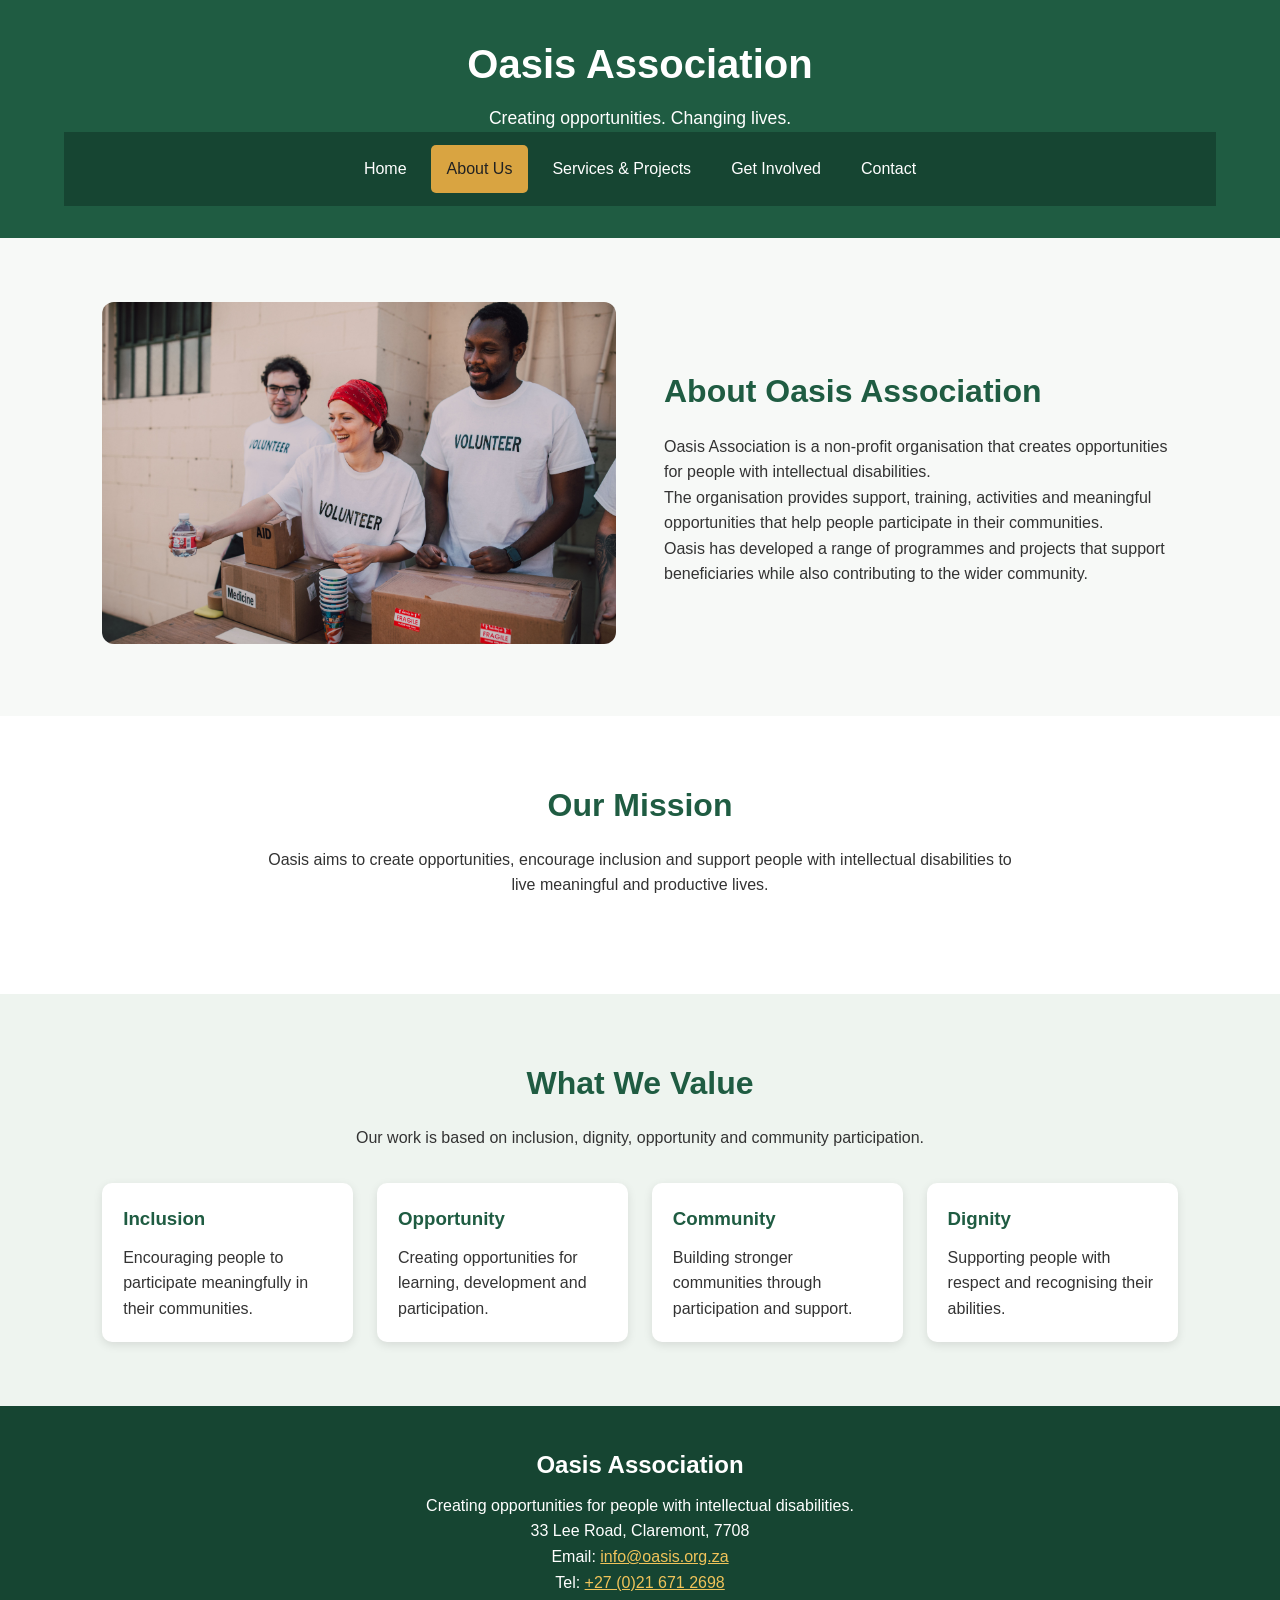
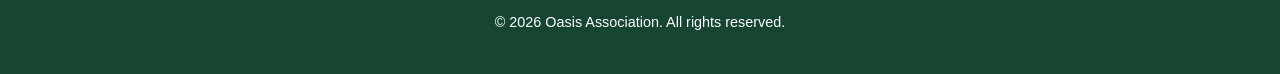
<file: about.html>
<!DOCTYPE html>
<html lang="en">

<head>
    <meta charset="UTF-8">
        <meta name="viewport" content="width=device-width, initial-scale=1.0">
<meta name="description" content="Learn about Oasis Association and its mission to create opportunities and support people with intellectual disabilities.">
<meta name="keywords" content="About Oasis Association, mission, intellectual disabilities, community support, inclusion">
<meta name="author" content="Oasis Association">
            <title>About Us | Oasis Association</title>

                <link rel="stylesheet" href="css/style.css">
                </head>

                <body>

                    <header>

                            <div class="header-content">
                                        <h1>Oasis Association</h1>
                                                    <p>Creating opportunities. Changing lives.</p>
                                                            </div>

                                                                    <nav>
                                                                                <a href="index.html">Home</a>
                                                                                            <a href="about.html" class="active">About Us</a>
                                                                                                        <a href="services.html">Services &amp; Projects</a>
                                                                                                                    <a href="enquiry.html">Get Involved</a>
                                                                                                                                <a href="contact.html">Contact</a>
                                                                                                                                        </nav>

                                                                                                                                            </header>


                                                                                                                                                <main>

                                                                                                                                                        <section class="welcome">

                                                                                                                                                                    <div class="section-image">
                                                                                                                                                                                    <img
                                                                                                                                                                                                        src="images/about.jpg"
                                                                                                                                                                                                                            alt="Oasis Association community activities">
                                                                                                                                                                                                                                        </div>

                                                                                                                                                                                                                                                    <div class="section-text">

                                                                                                                                                                                                                                                                    <h2>About Oasis Association</h2>

                                                                                                                                                                                                                                                                                    <p>
                                                                                                                                                                                                                                                                                                        Oasis Association is a non-profit organisation that
                                                                                                                                                                                                                                                                                                                            creates opportunities for people with intellectual
                                                                                                                                                                                                                                                                                                                                                disabilities.
                                                                                                                                                                                                                                                                                                                                                                </p>

                                                                                                                                                                                                                                                                                                                                                                                <p>
                                                                                                                                                                                                                                                                                                                                                                                                    The organisation provides support, training,
                                                                                                                                                                                                                                                                                                                                                                                                                        activities and meaningful opportunities that help
                                                                                                                                                                                                                                                                                                                                                                                                                                            people participate in their communities.
                                                                                                                                                                                                                                                                                                                                                                                                                                                            </p>

                                                                                                                                                                                                                                                                                                                                                                                                                                                                            <p>
                                                                                                                                                                                                                                                                                                                                                                                                                                                                                                Oasis has developed a range of programmes and
                                                                                                                                                                                                                                                                                                                                                                                                                                                                                                                    projects that support beneficiaries while also
                                                                                                                                                                                                                                                                                                                                                                                                                                                                                                                                        contributing to the wider community.
                                                                                                                                                                                                                                                                                                                                                                                                                                                                                                                                                        </p>

                                                                                                                                                                                                                                                                                                                                                                                                                                                                                                                                                                    </div>

                                                                                                                                                                                                                                                                                                                                                                                                                                                                                                                                                                            </section>


                                                                                                                                                                                                                                                                                                                                                                                                                                                                                                                                                                                    <section class="impact-section">

                                                                                                                                                                                                                                                                                                                                                                                                                                                                                                                                                                                                <div class="section-heading">

                                                                                                                                                                                                                                                                                                                                                                                                                                                                                                                                                                                                                <h2>Our Mission</h2>

                                                                                                                                                                                                                                                                                                                                                                                                                                                                                                                                                                                                                                <p>
                                                                                                                                                                                                                                                                                                                                                                                                                                                                                                                                                                                                                                                    Oasis aims to create opportunities, encourage
                                                                                                                                                                                                                                                                                                                                                                                                                                                                                                                                                                                                                                                                        inclusion and support people with intellectual
                                                                                                                                                                                                                                                                                                                                                                                                                                                                                                                                                                                                                                                                                            disabilities to live meaningful and productive
                                                                                                                                                                                                                                                                                                                                                                                                                                                                                                                                                                                                                                                                                                                lives.
                                                                                                                                                                                                                                                                                                                                                                                                                                                                                                                                                                                                                                                                                                                                </p>

                                                                                                                                                                                                                                                                                                                                                                                                                                                                                                                                                                                                                                                                                                                                            </div>

                                                                                                                                                                                                                                                                                                                                                                                                                                                                                                                                                                                                                                                                                                                                                    </section>


                                                                                                                                                                                                                                                                                                                                                                                                                                                                                                                                                                                                                                                                                                                                                            <section class="services-section">

                                                                                                                                                                                                                                                                                                                                                                                                                                                                                                                                                                                                                                                                                                                                                                        <div class="section-heading">

                                                                                                                                                                                                                                                                                                                                                                                                                                                                                                                                                                                                                                                                                                                                                                                        <h2>What We Value</h2>

                                                                                                                                                                                                                                                                                                                                                                                                                                                                                                                                                                                                                                                                                                                                                                                                        <p>
                                                                                                                                                                                                                                                                                                                                                                                                                                                                                                                                                                                                                                                                                                                                                                                                                            Our work is based on inclusion, dignity,
                                                                                                                                                                                                                                                                                                                                                                                                                                                                                                                                                                                                                                                                                                                                                                                                                                                opportunity and community participation.
                                                                                                                                                                                                                                                                                                                                                                                                                                                                                                                                                                                                                                                                                                                                                                                                                                                                </p>

                                                                                                                                                                                                                                                                                                                                                                                                                                                                                                                                                                                                                                                                                                                                                                                                                                                                            </div>


                                                                                                                                                                                                                                                                                                                                                                                                                                                                                                                                                                                                                                                                                                                                                                                                                                                                                        <div class="services-grid">

                                                                                                                                                                                                                                                                                                                                                                                                                                                                                                                                                                                                                                                                                                                                                                                                                                                                                                        <article class="service-card">

                                                                                                                                                                                                                                                                                                                                                                                                                                                                                                                                                                                                                                                                                                                                                                                                                                                                                                                            <div class="card-content">

                                                                                                                                                                                                                                                                                                                                                                                                                                                                                                                                                                                                                                                                                                                                                                                                                                                                                                                                                    <h3>Inclusion</h3>

                                                                                                                                                                                                                                                                                                                                                                                                                                                                                                                                                                                                                                                                                                                                                                                                                                                                                                                                                                            <p>
                                                                                                                                                                                                                                                                                                                                                                                                                                                                                                                                                                                                                                                                                                                                                                                                                                                                                                                                                                                                        Encouraging people to participate
                                                                                                                                                                                                                                                                                                                                                                                                                                                                                                                                                                                                                                                                                                                                                                                                                                                                                                                                                                                                                                    meaningfully in their communities.
                                                                                                                                                                                                                                                                                                                                                                                                                                                                                                                                                                                                                                                                                                                                                                                                                                                                                                                                                                                                                                                            </p>

                                                                                                                                                                                                                                                                                                                                                                                                                                                                                                                                                                                                                                                                                                                                                                                                                                                                                                                                                                                                                                                                                </div>

                                                                                                                                                                                                                                                                                                                                                                                                                                                                                                                                                                                                                                                                                                                                                                                                                                                                                                                                                                                                                                                                                                </article>


                                                                                                                                                                                                                                                                                                                                                                                                                                                                                                                                                                                                                                                                                                                                                                                                                                                                                                                                                                                                                                                                                                                <article class="service-card">

                                                                                                                                                                                                                                                                                                                                                                                                                                                                                                                                                                                                                                                                                                                                                                                                                                                                                                                                                                                                                                                                                                                                    <div class="card-content">

                                                                                                                                                                                                                                                                                                                                                                                                                                                                                                                                                                                                                                                                                                                                                                                                                                                                                                                                                                                                                                                                                                                                                            <h3>Opportunity</h3>

                                                                                                                                                                                                                                                                                                                                                                                                                                                                                                                                                                                                                                                                                                                                                                                                                                                                                                                                                                                                                                                                                                                                                                                    <p>
                                                                                                                                                                                                                                                                                                                                                                                                                                                                                                                                                                                                                                                                                                                                                                                                                                                                                                                                                                                                                                                                                                                                                                                                                Creating opportunities for learning,
                                                                                                                                                                                                                                                                                                                                                                                                                                                                                                                                                                                                                                                                                                                                                                                                                                                                                                                                                                                                                                                                                                                                                                                                                                            development and participation.
                                                                                                                                                                                                                                                                                                                                                                                                                                                                                                                                                                                                                                                                                                                                                                                                                                                                                                                                                                                                                                                                                                                                                                                                                                                                    </p>

                                                                                                                                                                                                                                                                                                                                                                                                                                                                                                                                                                                                                                                                                                                                                                                                                                                                                                                                                                                                                                                                                                                                                                                                                                                                                        </div>

                                                                                                                                                                                                                                                                                                                                                                                                                                                                                                                                                                                                                                                                                                                                                                                                                                                                                                                                                                                                                                                                                                                                                                                                                                                                                                        </article>


                                                                                                                                                                                                                                                                                                                                                                                                                                                                                                                                                                                                                                                                                                                                                                                                                                                                                                                                                                                                                                                                                                                                                                                                                                                                                                                        <article class="service-card">

                                                                                                                                                                                                                                                                                                                                                                                                                                                                                                                                                                                                                                                                                                                                                                                                                                                                                                                                                                                                                                                                                                                                                                                                                                                                                                                                            <div class="card-content">

                                                                                                                                                                                                                                                                                                                                                                                                                                                                                                                                                                                                                                                                                                                                                                                                                                                                                                                                                                                                                                                                                                                                                                                                                                                                                                                                                                    <h3>Community</h3>

                                                                                                                                                                                                                                                                                                                                                                                                                                                                                                                                                                                                                                                                                                                                                                                                                                                                                                                                                                                                                                                                                                                                                                                                                                                                                                                                                                                            <p>
                                                                                                                                                                                                                                                                                                                                                                                                                                                                                                                                                                                                                                                                                                                                                                                                                                                                                                                                                                                                                                                                                                                                                                                                                                                                                                                                                                                                                        Building stronger communities through
                                                                                                                                                                                                                                                                                                                                                                                                                                                                                                                                                                                                                                                                                                                                                                                                                                                                                                                                                                                                                                                                                                                                                                                                                                                                                                                                                                                                                                                    participation and support.
                                                                                                                                                                                                                                                                                                                                                                                                                                                                                                                                                                                                                                                                                                                                                                                                                                                                                                                                                                                                                                                                                                                                                                                                                                                                                                                                                                                                                                                                            </p>

                                                                                                                                                                                                                                                                                                                                                                                                                                                                                                                                                                                                                                                                                                                                                                                                                                                                                                                                                                                                                                                                                                                                                                                                                                                                                                                                                                                                                                                                                                </div>

                                                                                                                                                                                                                                                                                                                                                                                                                                                                                                                                                                                                                                                                                                                                                                                                                                                                                                                                                                                                                                                                                                                                                                                                                                                                                                                                                                                                                                                                                                                </article>


                                                                                                                                                                                                                                                                                                                                                                                                                                                                                                                                                                                                                                                                                                                                                                                                                                                                                                                                                                                                                                                                                                                                                                                                                                                                                                                                                                                                                                                                                                                                <article class="service-card">

                                                                                                                                                                                                                                                                                                                                                                                                                                                                                                                                                                                                                                                                                                                                                                                                                                                                                                                                                                                                                                                                                                                                                                                                                                                                                                                                                                                                                                                                                                                                                    <div class="card-content">

                                                                                                                                                                                                                                                                                                                                                                                                                                                                                                                                                                                                                                                                                                                                                                                                                                                                                                                                                                                                                                                                                                                                                                                                                                                                                                                                                                                                                                                                                                                                                                            <h3>Dignity</h3>

                                                                                                                                                                                                                                                                                                                                                                                                                                                                                                                                                                                                                                                                                                                                                                                                                                                                                                                                                                                                                                                                                                                                                                                                                                                                                                                                                                                                                                                                                                                                                                                                    <p>
                                                                                                                                                                                                                                                                                                                                                                                                                                                                                                                                                                                                                                                                                                                                                                                                                                                                                                                                                                                                                                                                                                                                                                                                                                                                                                                                                                                                                                                                                                                                                                                                                                Supporting people with respect and
                                                                                                                                                                                                                                                                                                                                                                                                                                                                                                                                                                                                                                                                                                                                                                                                                                                                                                                                                                                                                                                                                                                                                                                                                                                                                                                                                                                                                                                                                                                                                                                                                                                            recognising their abilities.
                                                                                                                                                                                                                                                                                                                                                                                                                                                                                                                                                                                                                                                                                                                                                                                                                                                                                                                                                                                                                                                                                                                                                                                                                                                                                                                                                                                                                                                                                                                                                                                                                                                                                    </p>

                                                                                                                                                                                                                                                                                                                                                                                                                                                                                                                                                                                                                                                                                                                                                                                                                                                                                                                                                                                                                                                                                                                                                                                                                                                                                                                                                                                                                                                                                                                                                                                                                                                                                                        </div>

                                                                                                                                                                                                                                                                                                                                                                                                                                                                                                                                                                                                                                                                                                                                                                                                                                                                                                                                                                                                                                                                                                                                                                                                                                                                                                                                                                                                                                                                                                                                                                                                                                                                                                                        </article>

                                                                                                                                                                                                                                                                                                                                                                                                                                                                                                                                                                                                                                                                                                                                                                                                                                                                                                                                                                                                                                                                                                                                                                                                                                                                                                                                                                                                                                                                                                                                                                                                                                                                                                                                    </div>

                                                                                                                                                                                                                                                                                                                                                                                                                                                                                                                                                                                                                                                                                                                                                                                                                                                                                                                                                                                                                                                                                                                                                                                                                                                                                                                                                                                                                                                                                                                                                                                                                                                                                                                                            </section>

                                                                                                                                                                                                                                                                                                                                                                                                                                                                                                                                                                                                                                                                                                                                                                                                                                                                                                                                                                                                                                                                                                                                                                                                                                                                                                                                                                                                                                                                                                                                                                                                                                                                                                                                                </main>


                                                                                                                                                                                                                                                                                                                                                                                                                                                                                                                                                                                                                                                                                                                                                                                                                                                                                                                                                                                                                                                                                                                                                                                                                                                                                                                                                                                                                                                                                                                                                                                                                                                                                                                                                    <footer>

                                                                                                                                                                                                                                                                                                                                                                                                                                                                                                                                                                                                                                                                                                                                                                                                                                                                                                                                                                                                                                                                                                                                                                                                                                                                                                                                                                                                                                                                                                                                                                                                                                                                                                                                                            <h3>Oasis Association</h3>

                                                                                                                                                                                                                                                                                                                                                                                                                                                                                                                                                                                                                                                                                                                                                                                                                                                                                                                                                                                                                                                                                                                                                                                                                                                                                                                                                                                                                                                                                                                                                                                                                                                                                                                                                                    <p>Creating opportunities for people with intellectual disabilities.</p>

                                                                                                                                                                                                                                                                                                                                                                                                                                                                                                                                                                                                                                                                                                                                                                                                                                                                                                                                                                                                                                                                                                                                                                                                                                                                                                                                                                                                                                                                                                                                                                                                                                                                                                                                                                            <p>33 Lee Road, Claremont, 7708</p>

                                                                                                                                                                                                                                                                                                                                                                                                                                                                                                                                                                                                                                                                                                                                                                                                                                                                                                                                                                                                                                                                                                                                                                                                                                                                                                                                                                                                                                                                                                                                                                                                                                                                                                                                                                                    <p>
                                                                                                                                                                                                                                                                                                                                                                                                                                                                                                                                                                                                                                                                                                                                                                                                                                                                                                                                                                                                                                                                                                                                                                                                                                                                                                                                                                                                                                                                                                                                                                                                                                                                                                                                                                                                Email:
                                                                                                                                                                                                                                                                                                                                                                                                                                                                                                                                                                                                                                                                                                                                                                                                                                                                                                                                                                                                                                                                                                                                                                                                                                                                                                                                                                                                                                                                                                                                                                                                                                                                                                                                                                                                            <a href="mailto:info@oasis.org.za">info@oasis.org.za</a>
                                                                                                                                                                                                                                                                                                                                                                                                                                                                                                                                                                                                                                                                                                                                                                                                                                                                                                                                                                                                                                                                                                                                                                                                                                                                                                                                                                                                                                                                                                                                                                                                                                                                                                                                                                                                                    </p>

                                                                                                                                                                                                                                                                                                                                                                                                                                                                                                                                                                                                                                                                                                                                                                                                                                                                                                                                                                                                                                                                                                                                                                                                                                                                                                                                                                                                                                                                                                                                                                                                                                                                                                                                                                                                                            <p>
                                                                                                                                                                                                                                                                                                                                                                                                                                                                                                                                                                                                                                                                                                                                                                                                                                                                                                                                                                                                                                                                                                                                                                                                                                                                                                                                                                                                                                                                                                                                                                                                                                                                                                                                                                                                                                        Tel:
                                                                                                                                                                                                                                                                                                                                                                                                                                                                                                                                                                                                                                                                                                                                                                                                                                                                                                                                                                                                                                                                                                                                                                                                                                                                                                                                                                                                                                                                                                                                                                                                                                                                                                                                                                                                                                                    <a href="tel:+27216712698">+27 (0)21 671 2698</a>
                                                                                                                                                                                                                                                                                                                                                                                                                                                                                                                                                                                                                                                                                                                                                                                                                                                                                                                                                                                                                                                                                                                                                                                                                                                                                                                                                                                                                                                                                                                                                                                                                                                                                                                                                                                                                                                            </p>

                                                                                                                                                                                                                                                                                                                                                                                                                                                                                                                                                                                                                                                                                                                                                                                                                                                                                                                                                                                                                                                                                                                                                                                                                                                                                                                                                                                                                                                                                                                                                                                                                                                                                                                                                                                                                                                                    <p class="copyright">
                                                                                                                                                                                                                                                                                                                                                                                                                                                                                                                                                                                                                                                                                                                                                                                                                                                                                                                                                                                                                                                                                                                                                                                                                                                                                                                                                                                                                                                                                                                                                                                                                                                                                                                                                                                                                                                                                &copy; 2026 Oasis Association. All rights reserved.
                                                                                                                                                                                                                                                                                                                                                                                                                                                                                                                                                                                                                                                                                                                                                                                                                                                                                                                                                                                                                                                                                                                                                                                                                                                                                                                                                                                                                                                                                                                                                                                                                                                                                                                                                                                                                                                                                        </p>

                                                                                                                                                                                                                                                                                                                                                                                                                                                                                                                                                                                                                                                                                                                                                                                                                                                                                                                                                                                                                                                                                                                                                                                                                                                                                                                                                                                                                                                                                                                                                                                                                                                                                                                                                                                                                                                                                            </footer>
<script src="script.js"></script>
                                                                                                                                                                                                                                                                                                                                                                                                                                                                                                                                                                                                                                                                                                                                                                                                                                                                                                                                                                                                                                                                                                                                                                                                                                                                                                                                                                                                                                                                                                                                                                                                                                                                                                                                                                                                                                                                                            </body>

                                                                                                                                                                                                                                                                                                                                                                                                                                                                                                                                                                                                                                                                                                                                                                                                                                                                                                                                                                                                                                                                                                                                                                                                                                                                                                                                                                                                                                                                                                                                                                                                                                                                                                                                                                                                                                                                                            </html>
</file>
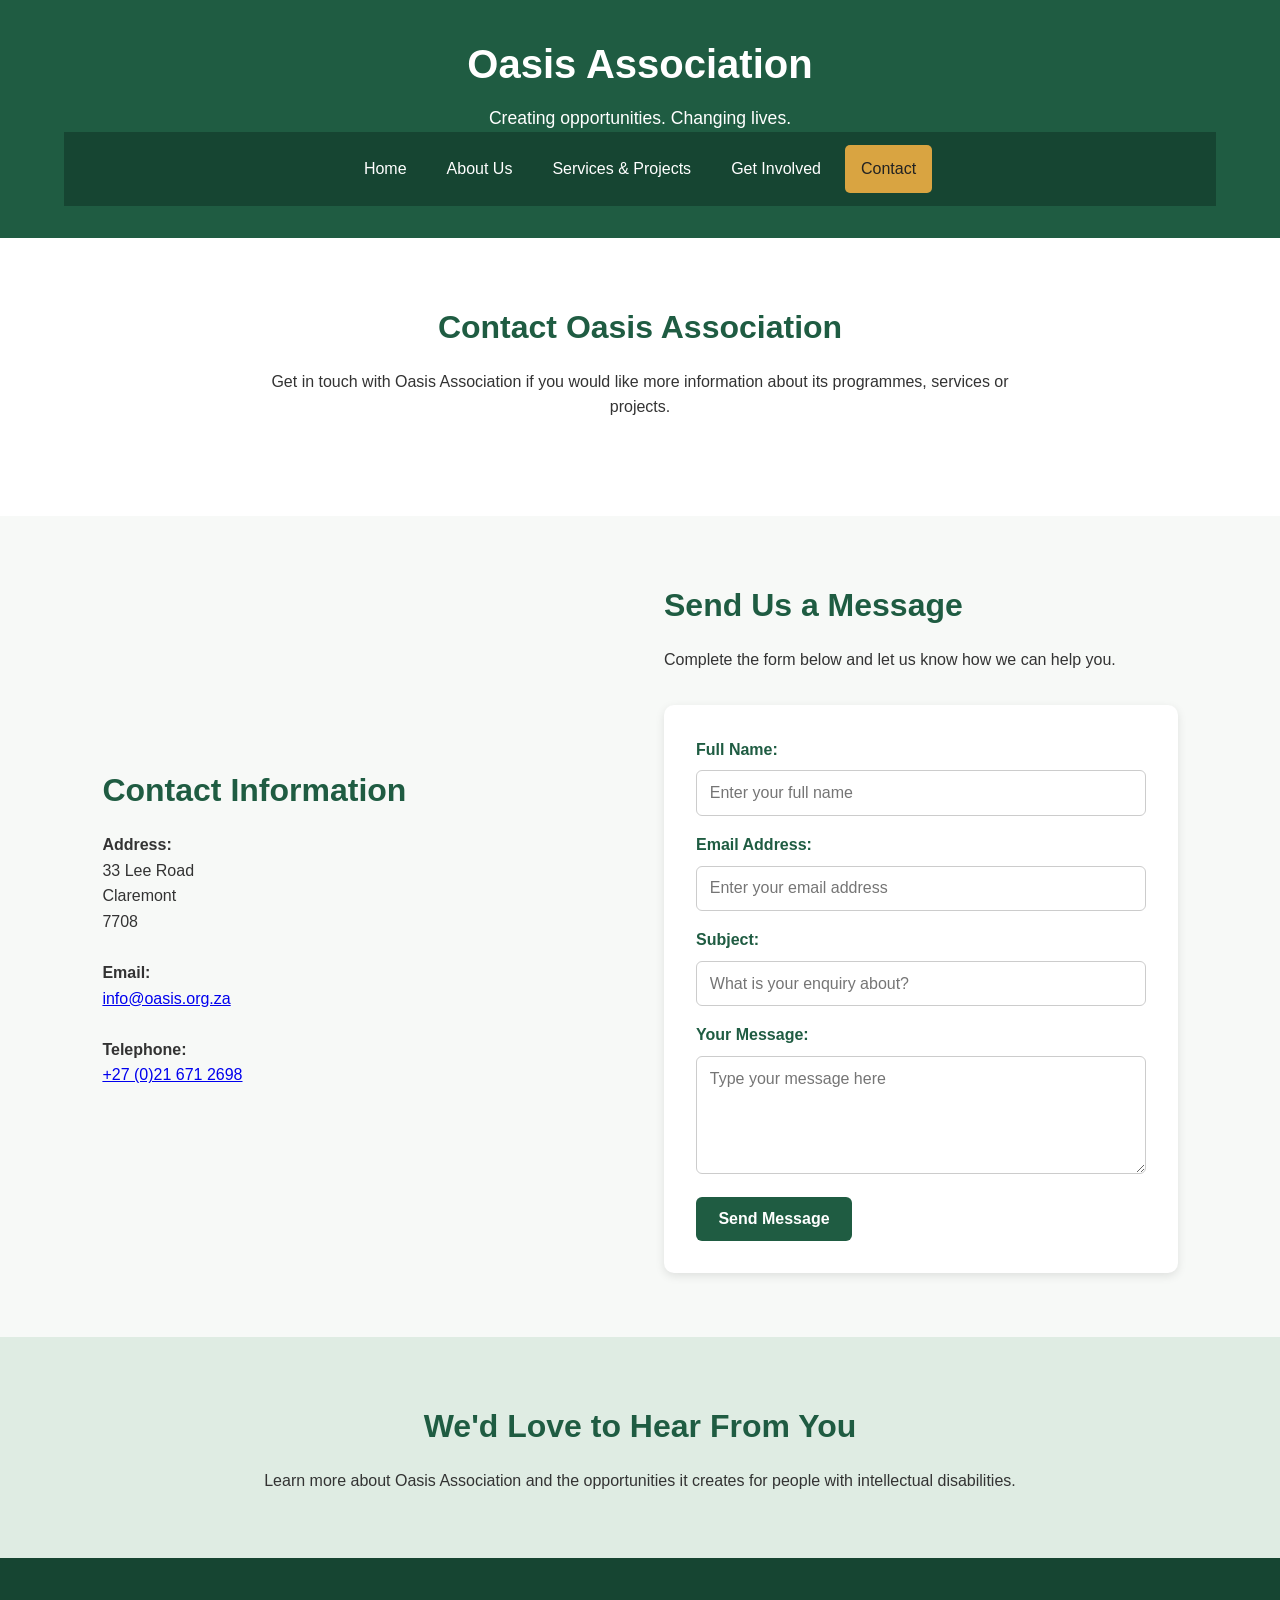
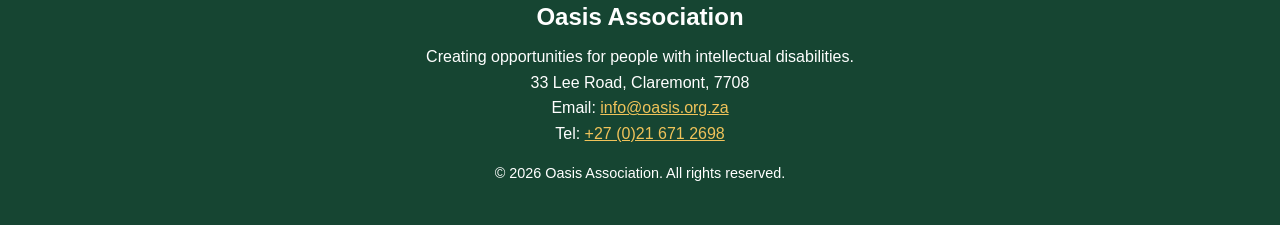
<file: contact.html>
<!DOCTYPE html>
<html lang="en">

<head>
    <meta charset="UTF-8">
        <meta name="viewport" content="width=device-width, initial-scale=1.0">
<meta name="description" content="Find Oasis Association contact information and get in touch about services, programmes and ways to support the community.">
<meta name="keywords" content="contact Oasis Association, contact information, community support, services, enquiries">
<meta name="author" content="Oasis Association">
            <title>Contact Us | Oasis Association</title>

                <link rel="stylesheet" href="css/style.css">
                </head>

                <body>

                    <header>

                            <div class="header-content">
                                        <h1>Oasis Association</h1>
                                                    <p>Creating opportunities. Changing lives.</p>
                                                            </div>

                                                                    <nav>
                                                                                <a href="index.html">Home</a>
                                                                                            <a href="about.html">About Us</a>
                                                                                                        <a href="services.html">Services &amp; Projects</a>
                                                                                                                    <a href="enquiry.html">Get Involved</a>
                                                                                                                                <a href="contact.html" class="active">Contact</a>
                                                                                                                                        </nav>

                                                                                                                                            </header>


                                                                                                                                                <main>

                                                                                                                                                        <section class="impact-section">

                                                                                                                                                                    <div class="section-heading">

                                                                                                                                                                                    <h2>Contact Oasis Association</h2>

                                                                                                                                                                                                    <p>
                                                                                                                                                                                                                        Get in touch with Oasis Association if you would
                                                                                                                                                                                                                                            like more information about its programmes,
                                                                                                                                                                                                                                                                services or projects.
                                                                                                                                                                                                                                                                                </p>

                                                                                                                                                                                                                                                                                            </div>

                                                                                                                                                                                                                                                                                                    </section>


                                                                                                                                                                                                                                                                                                            <section class="welcome">

                                                                                                                                                                                                                                                                                                                        <div class="section-text">

                                                                                                                                                                                                                                                                                                                                        <h2>Contact Information</h2>

                                                                                                                                                                                                                                                                                                                                                        <p>
                                                                                                                                                                                                                                                                                                                                                                            <strong>Address:</strong><br>
                                                                                                                                                                                                                                                                                                                                                                                                33 Lee Road<br>
                                                                                                                                                                                                                                                                                                                                                                                                                    Claremont<br>
                                                                                                                                                                                                                                                                                                                                                                                                                                        7708
                                                                                                                                                                                                                                                                                                                                                                                                                                                        </p>

                                                                                                                                                                                                                                                                                                                                                                                                                                                                        <br>

                                                                                                                                                                                                                                                                                                                                                                                                                                                                                        <p>
                                                                                                                                                                                                                                                                                                                                                                                                                                                                                                            <strong>Email:</strong><br>
                                                                                                                                                                                                                                                                                                                                                                                                                                                                                                                                <a href="mailto:info@oasis.org.za">
                                                                                                                                                                                                                                                                                                                                                                                                                                                                                                                                                        info@oasis.org.za
                                                                                                                                                                                                                                                                                                                                                                                                                                                                                                                                                                            </a>
                                                                                                                                                                                                                                                                                                                                                                                                                                                                                                                                                                                            </p>

                                                                                                                                                                                                                                                                                                                                                                                                                                                                                                                                                                                                            <br>

                                                                                                                                                                                                                                                                                                                                                                                                                                                                                                                                                                                                                            <p>
                                                                                                                                                                                                                                                                                                                                                                                                                                                                                                                                                                                                                                                <strong>Telephone:</strong><br>
                                                                                                                                                                                                                                                                                                                                                                                                                                                                                                                                                                                                                                                                    <a href="tel:+27216712698">
                                                                                                                                                                                                                                                                                                                                                                                                                                                                                                                                                                                                                                                                                            +27 (0)21 671 2698
                                                                                                                                                                                                                                                                                                                                                                                                                                                                                                                                                                                                                                                                                                                </a>
                                                                                                                                                                                                                                                                                                                                                                                                                                                                                                                                                                                                                                                                                                                                </p>

                                                                                                                                                                                                                                                                                                                                                                                                                                                                                                                                                                                                                                                                                                                                            </div>


                                                                                                                                                                                                                                                                                                                                                                                                                                                                                                                                                                                                                                                                                                                                                        <div class="section-text">

                                                                                                                                                                                                                                                                                                                                                                                                                                                                                                                                                                                                                                                <h2>Send Us a Message</h2><p>Complete the form below and let us know how we can help you.</p><form id="contactForm">
    <div class="form-group">
        <label for="contactName">Full Name:</label>
        <input
            type="text"
            id="contactName"
            name="name"
            placeholder="Enter your full name"
            required>
    </div><div class="form-group">
    <label for="contactEmail">Email Address:</label>
    <input
        type="email"
        id="contactEmail"
        name="email"
        placeholder="Enter your email address"
        required>
</div>

<div class="form-group">
    <label for="contactSubject">Subject:</label>
    <input
        type="text"
        id="contactSubject"
        name="subject"
        placeholder="What is your enquiry about?"
        required>
</div>

<div class="form-group">
    <label for="contactMessage">Your Message:</label>
    <textarea
        id="contactMessage"
        name="message"
        rows="5"
        placeholder="Type your message here"
        required></textarea>
</div>

<button type="submit" class="hero-button">Send Message</button>

<p id="contactFeedback" aria-live="polite"></p>

</form>

                                                                                                                                                                                                                                                                                                                                                                                                                                                                                                                                                                                                                                                                                                                                                                                                                                                                                                                                                    </div>

                                                                                                                                                                                                                                                                                                                                                                                                                                                                                                                                                                                                                                                                                                                                                                                                                                                                                                                                                            </section>


                                                                                                                                                                                                                                                                                                                                                                                                                                                                                                                                                                                                                                                                                                                                                                                                                                                                                                                                                                    <section class="get-involved">

                                                                                                                                                                                                                                                                                                                                                                                                                                                                                                                                                                                                                                                                                                                                                                                                                                                                                                                                                                                <div class="get-involved-content">

                                                                                                                                                                                                                                                                                                                                                                                                                                                                                                                                                                                                                                                                                                                                                                                                                                                                                                                                                                                                <h2>We'd Love to Hear From You</h2>

                                                                                                                                                                                                                                                                                                                                                                                                                                                                                                                                                                                                                                                                                                                                                                                                                                                                                                                                                                                                                <p>
                                                                                                                                                                                                                                                                                                                                                                                                                                                                                                                                                                                                                                                                                                                                                                                                                                                                                                                                                                                                                                    Learn more about Oasis Association and the
                                                                                                                                                                                                                                                                                                                                                                                                                                                                                                                                                                                                                                                                                                                                                                                                                                                                                                                                                                                                                                                        opportunities it creates for people with
                                                                                                                                                                                                                                                                                                                                                                                                                                                                                                                                                                                                                                                                                                                                                                                                                                                                                                                                                                                                                                                                            intellectual disabilities.
                                                                                                                                                                                                                                                                                                                                                                                                                                                                                                                                                                                                                                                                                                                                                                                                                                                                                                                                                                                                                                                                                            </p>

                                                                                                                                                                                                                                                                                                                                                                                                                                                                                                                                                                                                                                                                                                                                                                                                                                                                                                                                                                                                                                                                                                        </div>

                                                                                                                                                                                                                                                                                                                                                                                                                                                                                                                                                                                                                                                                                                                                                                                                                                                                                                                                                                                                                                                                                                                </section>

                                                                                                                                                                                                                                                                                                                                                                                                                                                                                                                                                                                                                                                                                                                                                                                                                                                                                                                                                                                                                                                                                                                    </main>


                                                                                                                                                                                                                                                                                                                                                                                                                                                                                                                                                                                                                                                                                                                                                                                                                                                                                                                                                                                                                                                                                                                        <footer>

                                                                                                                                                                                                                                                                                                                                                                                                                                                                                                                                                                                                                                                                                                                                                                                                                                                                                                                                                                                                                                                                                                                                <h3>Oasis Association</h3>

                                                                                                                                                                                                                                                                                                                                                                                                                                                                                                                                                                                                                                                                                                                                                                                                                                                                                                                                                                                                                                                                                                                                        <p>
                                                                                                                                                                                                                                                                                                                                                                                                                                                                                                                                                                                                                                                                                                                                                                                                                                                                                                                                                                                                                                                                                                                                                    Creating opportunities for people with intellectual
                                                                                                                                                                                                                                                                                                                                                                                                                                                                                                                                                                                                                                                                                                                                                                                                                                                                                                                                                                                                                                                                                                                                                                disabilities.
                                                                                                                                                                                                                                                                                                                                                                                                                                                                                                                                                                                                                                                                                                                                                                                                                                                                                                                                                                                                                                                                                                                                                                        </p>

                                                                                                                                                                                                                                                                                                                                                                                                                                                                                                                                                                                                                                                                                                                                                                                                                                                                                                                                                                                                                                                                                                                                                                                <p>33 Lee Road, Claremont, 7708</p>

                                                                                                                                                                                                                                                                                                                                                                                                                                                                                                                                                                                                                                                                                                                                                                                                                                                                                                                                                                                                                                                                                                                                                                                        <p>
                                                                                                                                                                                                                                                                                                                                                                                                                                                                                                                                                                                                                                                                                                                                                                                                                                                                                                                                                                                                                                                                                                                                                                                                    Email:
                                                                                                                                                                                                                                                                                                                                                                                                                                                                                                                                                                                                                                                                                                                                                                                                                                                                                                                                                                                                                                                                                                                                                                                                                <a href="mailto:info@oasis.org.za">
                                                                                                                                                                                                                                                                                                                                                                                                                                                                                                                                                                                                                                                                                                                                                                                                                                                                                                                                                                                                                                                                                                                                                                                                                                info@oasis.org.za
                                                                                                                                                                                                                                                                                                                                                                                                                                                                                                                                                                                                                                                                                                                                                                                                                                                                                                                                                                                                                                                                                                                                                                                                                                            </a>
                                                                                                                                                                                                                                                                                                                                                                                                                                                                                                                                                                                                                                                                                                                                                                                                                                                                                                                                                                                                                                                                                                                                                                                                                                                    </p>

                                                                                                                                                                                                                                                                                                                                                                                                                                                                                                                                                                                                                                                                                                                                                                                                                                                                                                                                                                                                                                                                                                                                                                                                                                                            <p>
                                                                                                                                                                                                                                                                                                                                                                                                                                                                                                                                                                                                                                                                                                                                                                                                                                                                                                                                                                                                                                                                                                                                                                                                                                                                        Tel:
                                                                                                                                                                                                                                                                                                                                                                                                                                                                                                                                                                                                                                                                                                                                                                                                                                                                                                                                                                                                                                                                                                                                                                                                                                                                                    <a href="tel:+27216712698">
                                                                                                                                                                                                                                                                                                                                                                                                                                                                                                                                                                                                                                                                                                                                                                                                                                                                                                                                                                                                                                                                                                                                                                                                                                                                                                    +27 (0)21 671 2698
                                                                                                                                                                                                                                                                                                                                                                                                                                                                                                                                                                                                                                                                                                                                                                                                                                                                                                                                                                                                                                                                                                                                                                                                                                                                                                                </a>
                                                                                                                                                                                                                                                                                                                                                                                                                                                                                                                                                                                                                                                                                                                                                                                                                                                                                                                                                                                                                                                                                                                                                                                                                                                                                                                        </p>

                                                                                                                                                                                                                                                                                                                                                                                                                                                                                                                                                                                                                                                                                                                                                                                                                                                                                                                                                                                                                                                                                                                                                                                                                                                                                                                                <p class="copyright">
                                                                                                                                                                                                                                                                                                                                                                                                                                                                                                                                                                                                                                                                                                                                                                                                                                                                                                                                                                                                                                                                                                                                                                                                                                                                                                                                            &copy; 2026 Oasis Association. All rights reserved.
                                                                                                                                                                                                                                                                                                                                                                                                                                                                                                                                                                                                                                                                                                                                                                                                                                                                                                                                                                                                                                                                                                                                                                                                                                                                                                                                                    </p>

                                                                                                                                                                                                                                                                                                                                                                                                                                                                                                                                                                                                                                                                                                                                                                                                                                                                                                                                                                                                                                                                                                                                                                                                                                                                                                                                                        </footer>
<script src="script.js"></script>
                                                                                                                                                                                                                                                                                                                                                                                                                                                                                                                                                                                                                                                                                                                                                                                                                                                                                                                                                                                                                                                                                                                                                                                                                                                                                                                                                        </body>

                                                                                                                                                                                                                                                                                                                                                                                                                                                                                                                                                                                                                                                                                                                                                                                                                                                                                                                                                                                                                                                                                                                                                                                                                                                                                                                                                        </html>
</file>
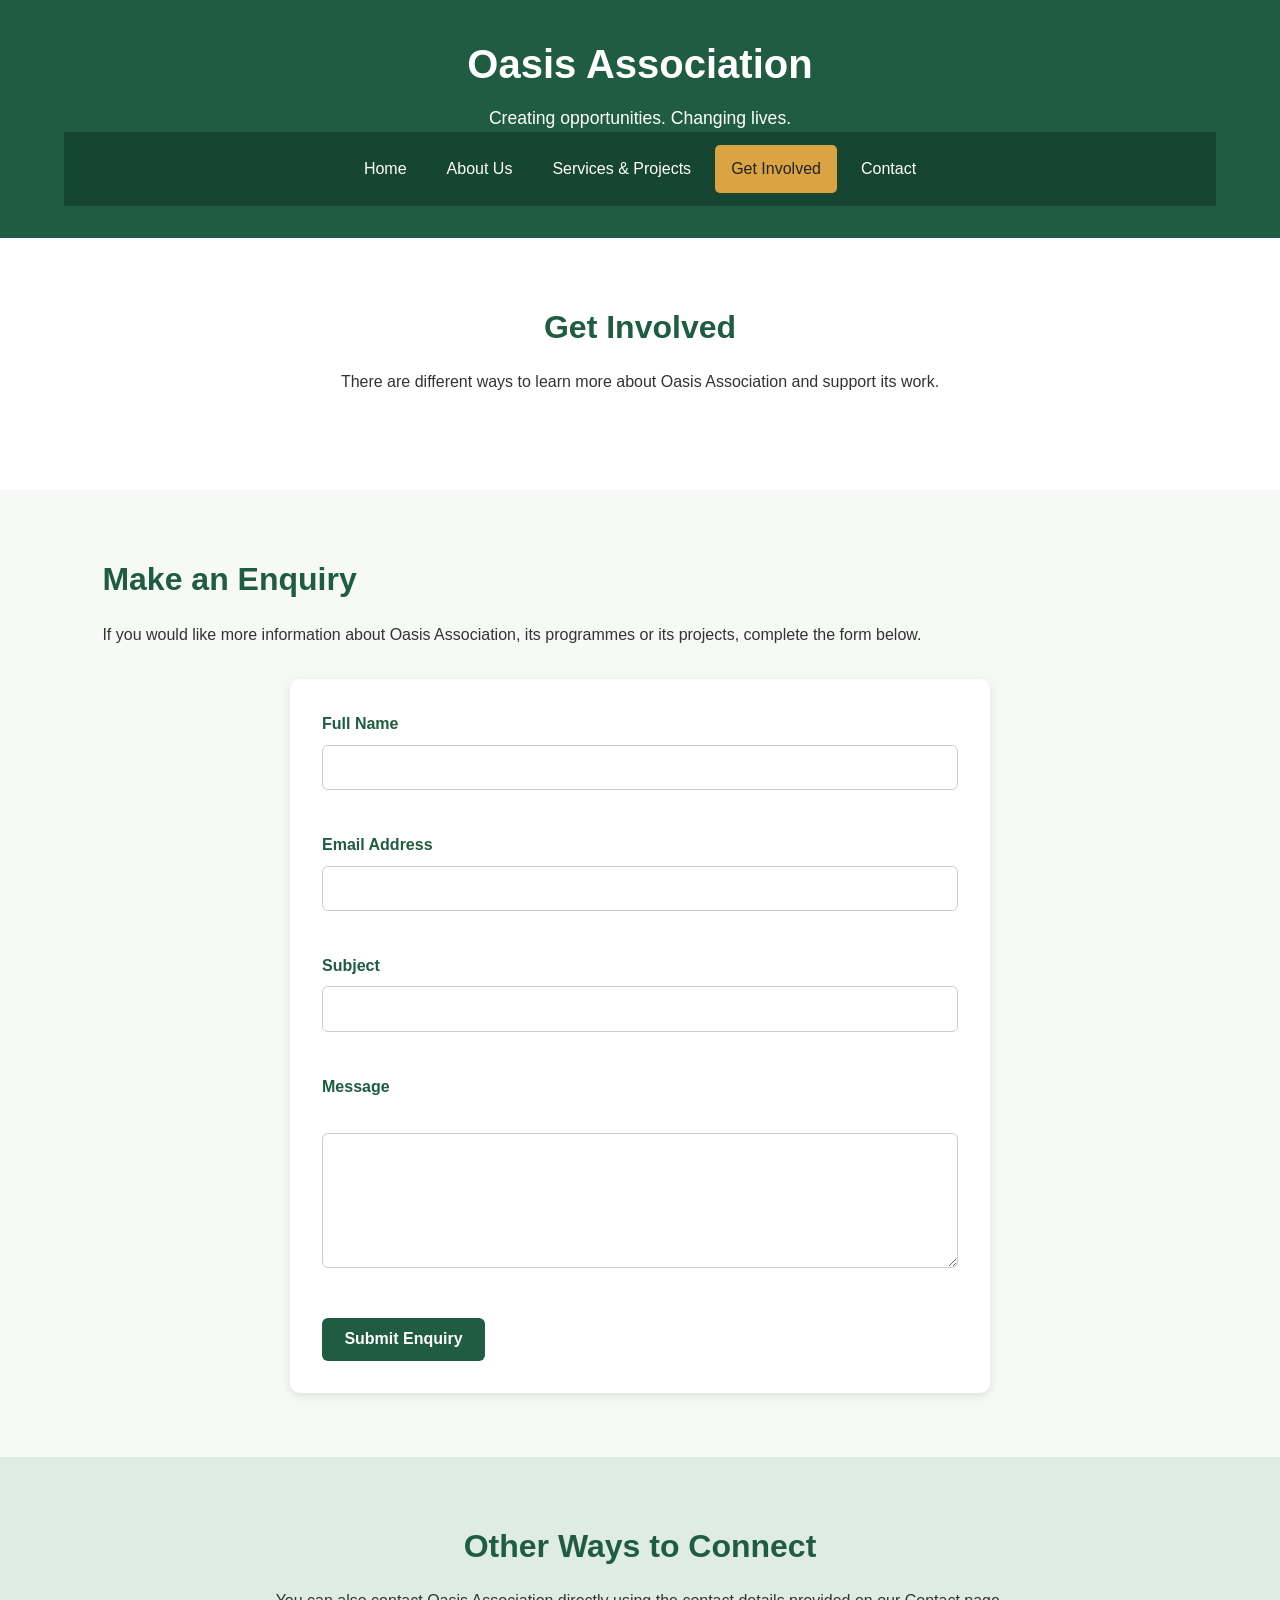
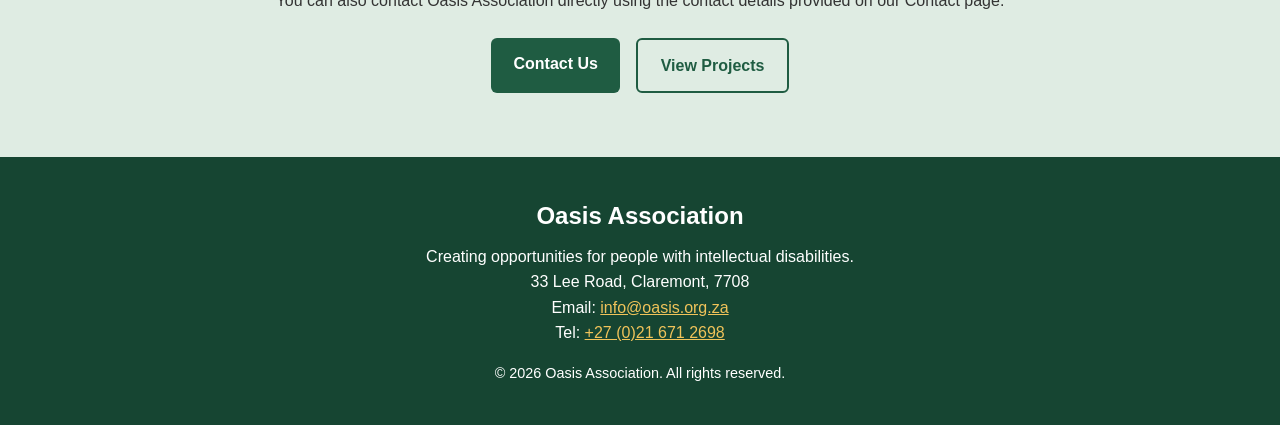
<file: enquiry.html>
<!DOCTYPE html>
<html lang="en">

<head>
    <meta charset="UTF-8">
        <meta name="viewport" content="width=device-width, initial-scale=1.0">
<meta name="description" content="Contact Oasis Association to enquire about services, programmes and opportunities that support people with intellectual disabilities.">
<meta name="keywords" content="Oasis Association enquiry, service enquiries, community programmes, support services, get involved">
<meta name="author" content="Oasis Association">
            <title>Get Involved | Oasis Association</title>

                <link rel="stylesheet" href="css/style.css">
                </head>

                <body>

                    <header>

                            <div class="header-content">
                                        <h1>Oasis Association</h1>
                                                    <p>Creating opportunities. Changing lives.</p>
                                                            </div>

                                                                    <nav>
                                                                                <a href="index.html">Home</a>
                                                                                            <a href="about.html">About Us</a>
                                                                                                        <a href="services.html">Services &amp; Projects</a>
                                                                                                                    <a href="enquiry.html" class="active">Get Involved</a>
                                                                                                                                <a href="contact.html">Contact</a>
                                                                                                                                        </nav>

                                                                                                                                            </header>


                                                                                                                                                <main>

                                                                                                                                                        <section class="impact-section">

                                                                                                                                                                    <div class="section-heading">

                                                                                                                                                                                    <h2>Get Involved</h2>

                                                                                                                                                                                                    <p>
                                                                                                                                                                                                                        There are different ways to learn more about
                                                                                                                                                                                                                                            Oasis Association and support its work.
                                                                                                                                                                                                                                                            </p>

                                                                                                                                                                                                                                                                        </div>

                                                                                                                                                                                                                                                                                </section>


                                                                                                                                                                                                                                                                                        <section class="welcome">

                                                                                                                                                                                                                                                                                                    <div class="section-text">

                                                                                                                                                                                                                                                                                                                    <h2>Make an Enquiry</h2>

                                                                                                                                                                                                                                                                                                                                    <p>
                                                                                                                                                                                                                                                                                                                                                        If you would like more information about Oasis
                                                                                                                                                                                                                                                                                                                                                                            Association, its programmes or its projects,
                                                                                                                                                                                                                                                                                                                                                                                                complete the form below.
                                                                                                                                                                                                                                                                                                                                                                                                                </p>

                                                                                                                                                                                                                                                                                                                                                                                                                                <form action="#" method="post">

                                                                                                                                                                                                                                                                                                                                                                                                                                                    <label for="name">Full Name</label>
                                                                                                                                                                                                                                                                                                                                                                                                                                                                        <input type="text" id="name" name="name" required>

                                                                                                                                                                                                                                                                                                                                                                                                                                                                                            <br><br>

                                                                                                                                                                                                                                                                                                                                                                                                                                                                                                                <label for="email">Email Address</label>
                                                                                                                                                                                                                                                                                                                                                                                                                                                                                                                                    <input type="email" id="email" name="email" required>

                                                                                                                                                                                                                                                                                                                                                                                                                                                                                                                                                        <br><br>

                                                                                                                                                                                                                                                                                                                                                                                                                                                                                                                                                                            <label for="subject">Subject</label>
                                                                                                                                                                                                                                                                                                                                                                                                                                                                                                                                                                                                <input type="text" id="subject" name="subject" required>

                                                                                                                                                                                                                                                                                                                                                                                                                                                                                                                                                                                                                    <br><br>

                                                                                                                                                                                                                                                                                                                                                                                                                                                                                                                                                                                                                                        <label for="message">Message</label>
                                                                                                                                                                                                                                                                                                                                                                                                                                                                                                                                                                                                                                                            <br>

                                                                                                                                                                                                                                                                                                                                                                                                                                                                                                                                                                                                                                                                                <textarea
                                                                                                                                                                                                                                                                                                                                                                                                                                                                                                                                                                                                                                                                                                        id="message"
                                                                                                                                                                                                                                                                                                                                                                                                                                                                                                                                                                                                                                                                                                                                name="message"
                                                                                                                                                                                                                                                                                                                                                                                                                                                                                                                                                                                                                                                                                                                                                        rows="6"
                                                                                                                                                                                                                                                                                                                                                                                                                                                                                                                                                                                                                                                                                                                                                                                required>
                                                                                                                                                                                                                                                                                                                                                                                                                                                                                                                                                                                                                                                                                                                                                                                                    </textarea>

                                                                                                                                                                                                                                                                                                                                                                                                                                                                                                                                                                                                                                                                                                                                                                                                                        <br><br>

                                                                                                                                                                                                                                                                                                                                                                                                                                                                                                                                                                                                                                                                                                                                                                                                                                            <button type="submit" class="hero-button">
                                                                                                                                                                                                                                                                                                                                                                                                                                                                                                                                                                                                                                                                                                                                                                                                                                                                    Submit Enquiry
                                                                                                                                                                                                                                                                                                                                                                                                                                                                                                                                                                                                                                                                                                                                                                                                                                                                                        </button>

                                                                                                                                                                                                                                                                                                                                                                                                                                                                                                                                                                                                                                                                                                                                                                                                                                                                                                        </form>

                                                                                                                                                                                                                                                                                                                                                                                                                                                                                                                                                                                                                                                                                                                                                                                                                                                                                                                    </div>

                                                                                                                                                                                                                                                                                                                                                                                                                                                                                                                                                                                                                                                                                                                                                                                                                                                                                                                            </section>


                                                                                                                                                                                                                                                                                                                                                                                                                                                                                                                                                                                                                                                                                                                                                                                                                                                                                                                                    <section class="get-involved">

                                                                                                                                                                                                                                                                                                                                                                                                                                                                                                                                                                                                                                                                                                                                                                                                                                                                                                                                                <div class="get-involved-content">

                                                                                                                                                                                                                                                                                                                                                                                                                                                                                                                                                                                                                                                                                                                                                                                                                                                                                                                                                                <h2>Other Ways to Connect</h2>

                                                                                                                                                                                                                                                                                                                                                                                                                                                                                                                                                                                                                                                                                                                                                                                                                                                                                                                                                                                <p>
                                                                                                                                                                                                                                                                                                                                                                                                                                                                                                                                                                                                                                                                                                                                                                                                                                                                                                                                                                                                    You can also contact Oasis Association directly
                                                                                                                                                                                                                                                                                                                                                                                                                                                                                                                                                                                                                                                                                                                                                                                                                                                                                                                                                                                                                        using the contact details provided on our Contact
                                                                                                                                                                                                                                                                                                                                                                                                                                                                                                                                                                                                                                                                                                                                                                                                                                                                                                                                                                                                                                            page.
                                                                                                                                                                                                                                                                                                                                                                                                                                                                                                                                                                                                                                                                                                                                                                                                                                                                                                                                                                                                                                                            </p>

                                                                                                                                                                                                                                                                                                                                                                                                                                                                                                                                                                                                                                                                                                                                                                                                                                                                                                                                                                                                                                                                            <div class="involved-buttons">

                                                                                                                                                                                                                                                                                                                                                                                                                                                                                                                                                                                                                                                                                                                                                                                                                                                                                                                                                                                                                                                                                                <a href="contact.html" class="hero-button">
                                                                                                                                                                                                                                                                                                                                                                                                                                                                                                                                                                                                                                                                                                                                                                                                                                                                                                                                                                                                                                                                                                                        Contact Us
                                                                                                                                                                                                                                                                                                                                                                                                                                                                                                                                                                                                                                                                                                                                                                                                                                                                                                                                                                                                                                                                                                                                            </a>

                                                                                                                                                                                                                                                                                                                                                                                                                                                                                                                                                                                                                                                                                                                                                                                                                                                                                                                                                                                                                                                                                                                                                                <a href="services.html" class="outline-button">
                                                                                                                                                                                                                                                                                                                                                                                                                                                                                                                                                                                                                                                                                                                                                                                                                                                                                                                                                                                                                                                                                                                                                                                        View Projects
                                                                                                                                                                                                                                                                                                                                                                                                                                                                                                                                                                                                                                                                                                                                                                                                                                                                                                                                                                                                                                                                                                                                                                                                            </a>

                                                                                                                                                                                                                                                                                                                                                                                                                                                                                                                                                                                                                                                                                                                                                                                                                                                                                                                                                                                                                                                                                                                                                                                                                            </div>

                                                                                                                                                                                                                                                                                                                                                                                                                                                                                                                                                                                                                                                                                                                                                                                                                                                                                                                                                                                                                                                                                                                                                                                                                                        </div>

                                                                                                                                                                                                                                                                                                                                                                                                                                                                                                                                                                                                                                                                                                                                                                                                                                                                                                                                                                                                                                                                                                                                                                                                                                                </section>

                                                                                                                                                                                                                                                                                                                                                                                                                                                                                                                                                                                                                                                                                                                                                                                                                                                                                                                                                                                                                                                                                                                                                                                                                                                    </main>


                                                                                                                                                                                                                                                                                                                                                                                                                                                                                                                                                                                                                                                                                                                                                                                                                                                                                                                                                                                                                                                                                                                                                                                                                                                        <footer>

                                                                                                                                                                                                                                                                                                                                                                                                                                                                                                                                                                                                                                                                                                                                                                                                                                                                                                                                                                                                                                                                                                                                                                                                                                                                <h3>Oasis Association</h3>

                                                                                                                                                                                                                                                                                                                                                                                                                                                                                                                                                                                                                                                                                                                                                                                                                                                                                                                                                                                                                                                                                                                                                                                                                                                                        <p>
                                                                                                                                                                                                                                                                                                                                                                                                                                                                                                                                                                                                                                                                                                                                                                                                                                                                                                                                                                                                                                                                                                                                                                                                                                                                                    Creating opportunities for people with intellectual
                                                                                                                                                                                                                                                                                                                                                                                                                                                                                                                                                                                                                                                                                                                                                                                                                                                                                                                                                                                                                                                                                                                                                                                                                                                                                                disabilities.
                                                                                                                                                                                                                                                                                                                                                                                                                                                                                                                                                                                                                                                                                                                                                                                                                                                                                                                                                                                                                                                                                                                                                                                                                                                                                                        </p>

                                                                                                                                                                                                                                                                                                                                                                                                                                                                                                                                                                                                                                                                                                                                                                                                                                                                                                                                                                                                                                                                                                                                                                                                                                                                                                                <p>33 Lee Road, Claremont, 7708</p>

                                                                                                                                                                                                                                                                                                                                                                                                                                                                                                                                                                                                                                                                                                                                                                                                                                                                                                                                                                                                                                                                                                                                                                                                                                                                                                                        <p>
                                                                                                                                                                                                                                                                                                                                                                                                                                                                                                                                                                                                                                                                                                                                                                                                                                                                                                                                                                                                                                                                                                                                                                                                                                                                                                                                    Email:
                                                                                                                                                                                                                                                                                                                                                                                                                                                                                                                                                                                                                                                                                                                                                                                                                                                                                                                                                                                                                                                                                                                                                                                                                                                                                                                                                <a href="mailto:info@oasis.org.za">
                                                                                                                                                                                                                                                                                                                                                                                                                                                                                                                                                                                                                                                                                                                                                                                                                                                                                                                                                                                                                                                                                                                                                                                                                                                                                                                                                                info@oasis.org.za
                                                                                                                                                                                                                                                                                                                                                                                                                                                                                                                                                                                                                                                                                                                                                                                                                                                                                                                                                                                                                                                                                                                                                                                                                                                                                                                                                                            </a>
                                                                                                                                                                                                                                                                                                                                                                                                                                                                                                                                                                                                                                                                                                                                                                                                                                                                                                                                                                                                                                                                                                                                                                                                                                                                                                                                                                                    </p>

                                                                                                                                                                                                                                                                                                                                                                                                                                                                                                                                                                                                                                                                                                                                                                                                                                                                                                                                                                                                                                                                                                                                                                                                                                                                                                                                                                                            <p>
                                                                                                                                                                                                                                                                                                                                                                                                                                                                                                                                                                                                                                                                                                                                                                                                                                                                                                                                                                                                                                                                                                                                                                                                                                                                                                                                                                                                        Tel:
                                                                                                                                                                                                                                                                                                                                                                                                                                                                                                                                                                                                                                                                                                                                                                                                                                                                                                                                                                                                                                                                                                                                                                                                                                                                                                                                                                                                                    <a href="tel:+27216712698">
                                                                                                                                                                                                                                                                                                                                                                                                                                                                                                                                                                                                                                                                                                                                                                                                                                                                                                                                                                                                                                                                                                                                                                                                                                                                                                                                                                                                                                    +27 (0)21 671 2698
                                                                                                                                                                                                                                                                                                                                                                                                                                                                                                                                                                                                                                                                                                                                                                                                                                                                                                                                                                                                                                                                                                                                                                                                                                                                                                                                                                                                                                                </a>
                                                                                                                                                                                                                                                                                                                                                                                                                                                                                                                                                                                                                                                                                                                                                                                                                                                                                                                                                                                                                                                                                                                                                                                                                                                                                                                                                                                                                                                        </p>

                                                                                                                                                                                                                                                                                                                                                                                                                                                                                                                                                                                                                                                                                                                                                                                                                                                                                                                                                                                                                                                                                                                                                                                                                                                                                                                                                                                                                                                                <p class="copyright">
                                                                                                                                                                                                                                                                                                                                                                                                                                                                                                                                                                                                                                                                                                                                                                                                                                                                                                                                                                                                                                                                                                                                                                                                                                                                                                                                                                                                                                                                            &copy; 2026 Oasis Association. All rights reserved.
                                                                                                                                                                                                                                                                                                                                                                                                                                                                                                                                                                                                                                                                                                                                                                                                                                                                                                                                                                                                                                                                                                                                                                                                                                                                                                                                                                                                                                                                                    </p>

                                                                                                                                                                                                                                                                                                                                                                                                                                                                                                                                                                                                                                                                                                                                                                                                                                                                                                                                                                                                                                                                                                                                                                                                                                                                                                                                                                                                                                                                                        </footer>
<script src="script.js"></script>
                                                                                                                                                                                                                                                                                                                                                                                                                                                                                                                                                                                                                                                                                                                                                                                                                                                                                                                                                                                                                                                                                                                                                                                                                                                                                                                                                                                                                                                                                        </body>

                                                                                                                                                                                                                                                                                                                                                                                                                                                                                                                                                                                                                                                                                                                                                                                                                                                                                                                                                                                                                                                                                                                                                                                                                                                                                                                                                                                                                                                                                        </html>
</file>
<file: css/style.css>
/* ================= GENERAL SETTINGS ================= */

* {
    box-sizing: border-box;
        margin: 0;
            padding: 0;
            }

            body {
                font-family: Arial, sans-serif;
                    line-height: 1.6;
                        background-color: #f7f9f7;
                            color: #333;
                            }


                            /* ================= HEADER ================= */

                            header {
                                background-color:#1f5c42;
                                    color: white;
                                        text-align: center;
                                            padding: 2rem 5%;
                                            }

                                            .header-content h1 {
                                                font-size: 2.5rem;
                                                    margin-bottom: 0.5rem;
                                                    }

                                                    .header-content p {
                                                        font-size: 1.1rem;
                                                        }


                                                        /* ================= NAVIGATION ================= */

                                                        nav {
                                                            background-color: #164532;
                                                                display: flex;
                                                                    justify-content: center;
                                                                        flex-wrap: wrap;
                                                                            gap: 0.5rem;
                                                                                padding: 0.8rem 5%;
                                                                                }

                                                                                nav a {
                                                                                    color: white;
                                                                                        text-decoration: none;
                                                                                            padding: 0.7rem 1rem;
                                                                                                border-radius: 5px;
                                                                                                    transition: 0.3s;
                                                                                                    }

                                                                                                    nav a:hover,
                                                                                                    nav a:focus,
                                                                                                    nav a.active {
                                                                                                        background-color: #d9a441;
                                                                                                            color: #222;
                                                                                                            }


                                                                                                            /* ================= HERO SECTION ================= */

                                                                                                            .hero-section {
                                                                                                                display: flex;
                                                                                                                    align-items: center;
                                                                                                                        gap: 2rem;
                                                                                                                            padding: 4rem 8%;
                                                                                                                                background-color: white;
                                                                                                                                }

                                                                                                                                .hero-image {
                                                                                                                                    flex: 1;
                                                                                                                                    }

                                                                                                                                    .hero-image img {
                                                                                                                                        width: 100%;
                                                                                                                                            height: auto;
                                                                                                                                                display: block;
                                                                                                                                                    border-radius: 12px;
                                                                                                                                                    }

                                                                                                                                                    .hero-text {
                                                                                                                                                        flex: 1;
                                                                                                                                                        }

                                                                                                                                                        .hero-text h2 {
                                                                                                                                                            font-size: 2.4rem;
                                                                                                                                                                color: #1f5c42;
                                                                                                                                                                    margin-bottom: 1rem;
                                                                                                                                                                    }

                                                                                                                                                                    .hero-text p {
                                                                                                                                                                        font-size: 1.1rem;
                                                                                                                                                                            margin-bottom: 1.5rem;
                                                                                                                                                                            }


                                                                                                                                                                            /* ================= BUTTONS ================= */

                                                                                                                                                                            .hero-button,
                                                                                                                                                                            .button,
                                                                                                                                                                            .outline-button {
                                                                                                                                                                                display: inline-block;
                                                                                                                                                                                    text-decoration: none;
                                                                                                                                                                                        padding: 0.8rem 1.4rem;
                                                                                                                                                                                            border-radius: 6px;
                                                                                                                                                                                                font-weight: bold;
                                                                                                                                                                                                    transition: 0.3s;
                                                                                                                                                                                                    }

                                                                                                                                                                                                    .hero-button,
                                                                                                                                                                                                    .button {
                                                                                                                                                                                                        background-color: #1f5c42;
                                                                                                                                                                                                            color: white;
                                                                                                                                                                                                            }

                                                                                                                                                                                                            .hero-button:hover,
                                                                                                                                                                                                            .button:hover {
                                                                                                                                                                                                                background-color: #d9a441;
                                                                                                                                                                                                                    color: #222;
                                                                                                                                                                                                                    }

                                                                                                                                                                                                                    .outline-button {
                                                                                                                                                                                                                        border: 2px solid #1f5c42;
                                                                                                                                                                                                                            color: #1f5c42;
                                                                                                                                                                                                                            }

                                                                                                                                                                                                                            .outline-button:hover {
                                                                                                                                                                                                                                background-color: #1f5c42;
                                                                                                                                                                                                                                    color: white;
                                                                                                                                                                                                                                    }


                                                                                                                                                                                                                                    /* ================= WELCOME SECTION ================= */

                                                                                                                                                                                                                                    .welcome {
                                                                                                                                                                                                                                        display: flex;
                                                                                                                                                                                                                                            align-items: center;
                                                                                                                                                                                                                                                gap: 3rem;
                                                                                                                                                                                                                                                    padding: 4rem 8%;
                                                                                                                                                                                                                                                    }

                                                                                                                                                                                                                                                    .section-image,
                                                                                                                                                                                                                                                    .section-text {
                                                                                                                                                                                                                                                        flex: 1;
                                                                                                                                                                                                                                                        }

                                                                                                                                                                                                                                                        .section-image img {
                                                                                                                                                                                                                                                            width: 100%;
                                                                                                                                                                                                                                                                height: auto;
                                                                                                                                                                                                                                                                    border-radius: 12px;
                                                                                                                                                                                                                                                                    }


                                                                                                                                                                                                                                                                    /* ================= HEADINGS ================= */

                                                                                                                                                                                                                                                                    .section-heading {
                                                                                                                                                                                                                                                                        text-align: center;
                                                                                                                                                                                                                                                                            max-width: 750px;
                                                                                                                                                                                                                                                                                margin: 0 auto 2rem;
                                                                                                                                                                                                                                                                                }

                                                                                                                                                                                                                                                                                .section-heading h2,
                                                                                                                                                                                                                                                                                .home-about-text h2,
                                                                                                                                                                                                                                                                                .welcome h2 {
                                                                                                                                                                                                                                                                                    color: #1f5c42;
                                                                                                                                                                                                                                                                                        font-size: 2rem;
                                                                                                                                                                                                                                                                                            margin-bottom: 1rem;
                                                                                                                                                                                                                                                                                            }


                                                                                                                                                                                                                                                                                            /* ================= SERVICES ================= */

                                                                                                                                                                                                                                                                                            .services-section {
                                                                                                                                                                                                                                                                                                background-color: #eef4ef;
                                                                                                                                                                                                                                                                                                    padding: 4rem 8%;
                                                                                                                                                                                                                                                                                                    }

                                                                                                                                                                                                                                                                                                    .services-grid {
                                                                                                                                                                                                                                                                                                        display: grid;
                                                                                                                                                                                                                                                                                                            grid-template-columns: repeat(4, 1fr);
                                                                                                                                                                                                                                                                                                                gap: 1.5rem;
                                                                                                                                                                                                                                                                                                                }

                                                                                                                                                                                                                                                                                                                .service-card {
                                                                                                                                                                                                                                                                                                                    background-color: white;
                                                                                                                                                                                                                                                                                                                        border-radius: 10px;
                                                                                                                                                                                                                                                                                                                            overflow: hidden;
                                                                                                                                                                                                                                                                                                                                box-shadow: 0 3px 10px rgba(0, 0, 0, 0.1);
                                                                                                                                                                                                                                                                                                                                    transition: transform 0.3s, box-shadow 0.3s;
                                                                                                                                                                                                                                                                                                                                    }

                                                                                                                                                                                                                                                                                                                                    .service-card:hover {
                                                                                                                                                                                                                                                                                                                                        transform: translateY(-5px);
                                                                                                                                                                                                                                                                                                                                            box-shadow: 0 6px 16px rgba(0, 0, 0, 0.15);
                                                                                                                                                                                                                                                                                                                                            }

                                                                                                                                                                                                                                                                                                                                            .service-card img {
                                                                                                                                                                                                                                                                                                                                                width: 100%;
                                                                                                                                                                                                                                                                                                                                                    height: 200px;
                                                                                                                                                                                                                                                                                                                                                        object-fit: cover;
                                                                                                                                                                                                                                                                                                                                                        }

                                                                                                                                                                                                                                                                                                                                                        .card-content {
                                                                                                                                                                                                                                                                                                                                                            padding: 1.3rem;
                                                                                                                                                                                                                                                                                                                                                            }

                                                                                                                                                                                                                                                                                                                                                            .card-content h3 {
                                                                                                                                                                                                                                                                                                                                                                color: #1f5c42;
                                                                                                                                                                                                                                                                                                                                                                    margin-bottom: 0.7rem;
                                                                                                                                                                                                                                                                                                                                                                    }

                                                                                                                                                                                                                                                                                                                                                                    .card-content a {
                                                                                                                                                                                                                                                                                                                                                                        display: inline-block;
                                                                                                                                                                                                                                                                                                                                                                            margin-top: 1rem;
                                                                                                                                                                                                                                                                                                                                                                                color: #1f5c42;
                                                                                                                                                                                                                                                                                                                                                                                    font-weight: bold;
                                                                                                                                                                                                                                                                                                                                                                                    }


                                                                                                                                                                                                                                                                                                                                                                                    /* ================= IMPACT ================= */

                                                                                                                                                                                                                                                                                                                                                                                    .impact-section {
                                                                                                                                                                                                                                                                                                                                                                                        padding: 4rem 8%;
                                                                                                                                                                                                                                                                                                                                                                                            text-align: center;
                                                                                                                                                                                                                                                                                                                                                                                                background-color: white;
                                                                                                                                                                                                                                                                                                                                                                                                }


                                                                                                                                                                                                                                                                                                                                                                                                /* ================= GET INVOLVED ================= */

                                                                                                                                                                                                                                                                                                                                                                                                .get-involved {
                                                                                                                                                                                                                                                                                                                                                                                                    padding: 4rem 8%;
                                                                                                                                                                                                                                                                                                                                                                                                        text-align: center;
                                                                                                                                                                                                                                                                                                                                                                                                            background-color: #dfece3;
                                                                                                                                                                                                                                                                                                                                                                                                            }

                                                                                                                                                                                                                                                                                                                                                                                                            .get-involved-content {
                                                                                                                                                                                                                                                                                                                                                                                                                max-width: 800px;
                                                                                                                                                                                                                                                                                                                                                                                                                    margin: auto;
                                                                                                                                                                                                                                                                                                                                                                                                                    }

                                                                                                                                                                                                                                                                                                                                                                                                                    .get-involved h2 {
                                                                                                                                                                                                                                                                                                                                                                                                                        color: #1f5c42;
                                                                                                                                                                                                                                                                                                                                                                                                                            font-size: 2rem;
                                                                                                                                                                                                                                                                                                                                                                                                                                margin-bottom: 1rem;
                                                                                                                                                                                                                                                                                                                                                                                                                                }

                                                                                                                                                                                                                                                                                                                                                                                                                                .involved-buttons {
                                                                                                                                                                                                                                                                                                                                                                                                                                    display: flex;
                                                                                                                                                                                                                                                                                                                                                                                                                                        justify-content: center;
                                                                                                                                                                                                                                                                                                                                                                                                                                            gap: 1rem;
                                                                                                                                                                                                                                                                                                                                                                                                                                                flex-wrap: wrap;
                                                                                                                                                                                                                                                                                                                                                                                                                                                    margin-top: 1.5rem;
                                                                                                                                                                                                                                                                                                                                                                                                                                                    }


                                                                                                                                                                                                                                                                                                                                                                                                                                                    /* ================= FOOTER ================= */

                                                                                                                                                                                                                                                                                                                                                                                                                                                    footer {
                                                                                                                                                                                                                                                                                                                                                                                                                                                        background-color: #164532;
                                                                                                                                                                                                                                                                                                                                                                                                                                                            color: white;
                                                                                                                                                                                                                                                                                                                                                                                                                                                                text-align: center;
                                                                                                                                                                                                                                                                                                                                                                                                                                                                    padding: 2.5rem 5%;
                                                                                                                                                                                                                                                                                                                                                                                                                                                                    }

                                                                                                                                                                                                                                                                                                                                                                                                                                                                    footer h3 {
                                                                                                                                                                                                                                                                                                                                                                                                                                                                        font-size: 1.5rem;
                                                                                                                                                                                                                                                                                                                                                                                                                                                                            margin-bottom: 0.5rem;
                                                                                                                                                                                                                                                                                                                                                                                                                                                                            }

                                                                                                                                                                                                                                                                                                                                                                                                                                                                            footer a {
                                                                                                                                                                                                                                                                                                                                                                                                                                                                                color: #f0c35a;
                                                                                                                                                                                                                                                                                                                                                                                                                                                                                }

                                                                                                                                                                                                                                                                                                                                                                                                                                                                                footer .copyright {
                                                                                                                                                                                                                                                                                                                                                                                                                                                                                    margin-top: 1rem;
                                                                                                                                                                                                                                                                                                                                                                                                                                                                                        font-size: 0.9rem;
                                                                                                                                                                                                                                                                                                                                                                                                                                                                                        }


                                                                                                                                                                                                                                                                                                                                                                                                                                                                                        /* ================= TABLET ================= */

                                                                                                                                                                                                                                                                                                                                                                                                                                                                                        @media (max-width: 900px) {

                                                                                                                                                                                                                                                                                                                                                                                                                                                                                            .services-grid {
                                                                                                                                                                                                                                                                                                                                                                                                                                                                                                    grid-template-columns: repeat(2, 1fr);
                                                                                                                                                                                                                                                                                                                                                                                                                                                                                                        }

                                                                                                                                                                                                                                                                                                                                                                                                                                                                                                            .hero-section,
                                                                                                                                                                                                                                                                                                                                                                                                                                                                                                                .welcome {
                                                                                                                                                                                                                                                                                                                                                                                                                                                                                                                        flex-direction: column;
                                                                                                                                                                                                                                                                                                                                                                                                                                                                                                                            }

                                                                                                                                                                                                                                                                                                                                                                                                                                                                                                                                .hero-text,
                                                                                                                                                                                                                                                                                                                                                                                                                                                                                                                                    .section-text {
                                                                                                                                                                                                                                                                                                                                                                                                                                                                                                                                            text-align: center;
                                                                                                                                                                                                                                                                                                                                                                                                                                                                                                                                                }

                                                                                                                                                                                                                                                                                                                                                                                                                                                                                                                                                }


                                                                                                                                                                                                                                                                                                                                                                                                                                                                                                                                                /* ================= MOBILE =================ǰ
   /* ================= ENQUIRY FORM ================= */

   form {
       max-width: 700px;
           margin: 2rem auto 0;
               text-align: left;
                   background-color: white;
                       padding: 2rem;
                           border-radius: 10px;
                               box-shadow: 0 3px 10px rgba(0, 0, 0, 0.1);
                               }

                               form label {
                                   display: block;
                                       margin-bottom: 0.5rem;
                                           font-weight: bold;
                                               color: #1f5c42;
                                               }

                                               form input,
                                               form textarea {
                                                   width: 100%;
                                                       padding: 0.8rem;
                                                           margin-bottom: 1rem;
                                                               border: 1px solid #ccc;
                                                                   border-radius: 6px;
                                                                       font-size: 1rem;
                                                                           font-family: Arial, sans-serif;
                                                                           }

                                                                           form textarea {
                                                                               resize: vertical;
                                                                               }

                                                                               form input:focus,
                                                                               form textarea:focus {
                                                                                   outline: 2px solid #d9a441;
                                                                                       border-color: #1f5c42;
                                                                                       }

                                                                                       form button {
                                                                                           border: none;
                                                                                               cursor: pointer;
                                                                                                   font-size: 1rem;
                                                                                                   }


                                                                                                   /* ================= FORM MOBILE RESPONSIVENESS ================= */

                                                                                                   @media (max-width: 600px) {

                                                                                                       form {
                                                                                                               padding: 1.2rem;
                                                                                                                   }

                                                                                                                       form input,
                                                                                                                           form textarea {
                                                                                                                                   font-size: 1rem;
                                                                                                                                       }

                                                                                                                                       }
</file>
